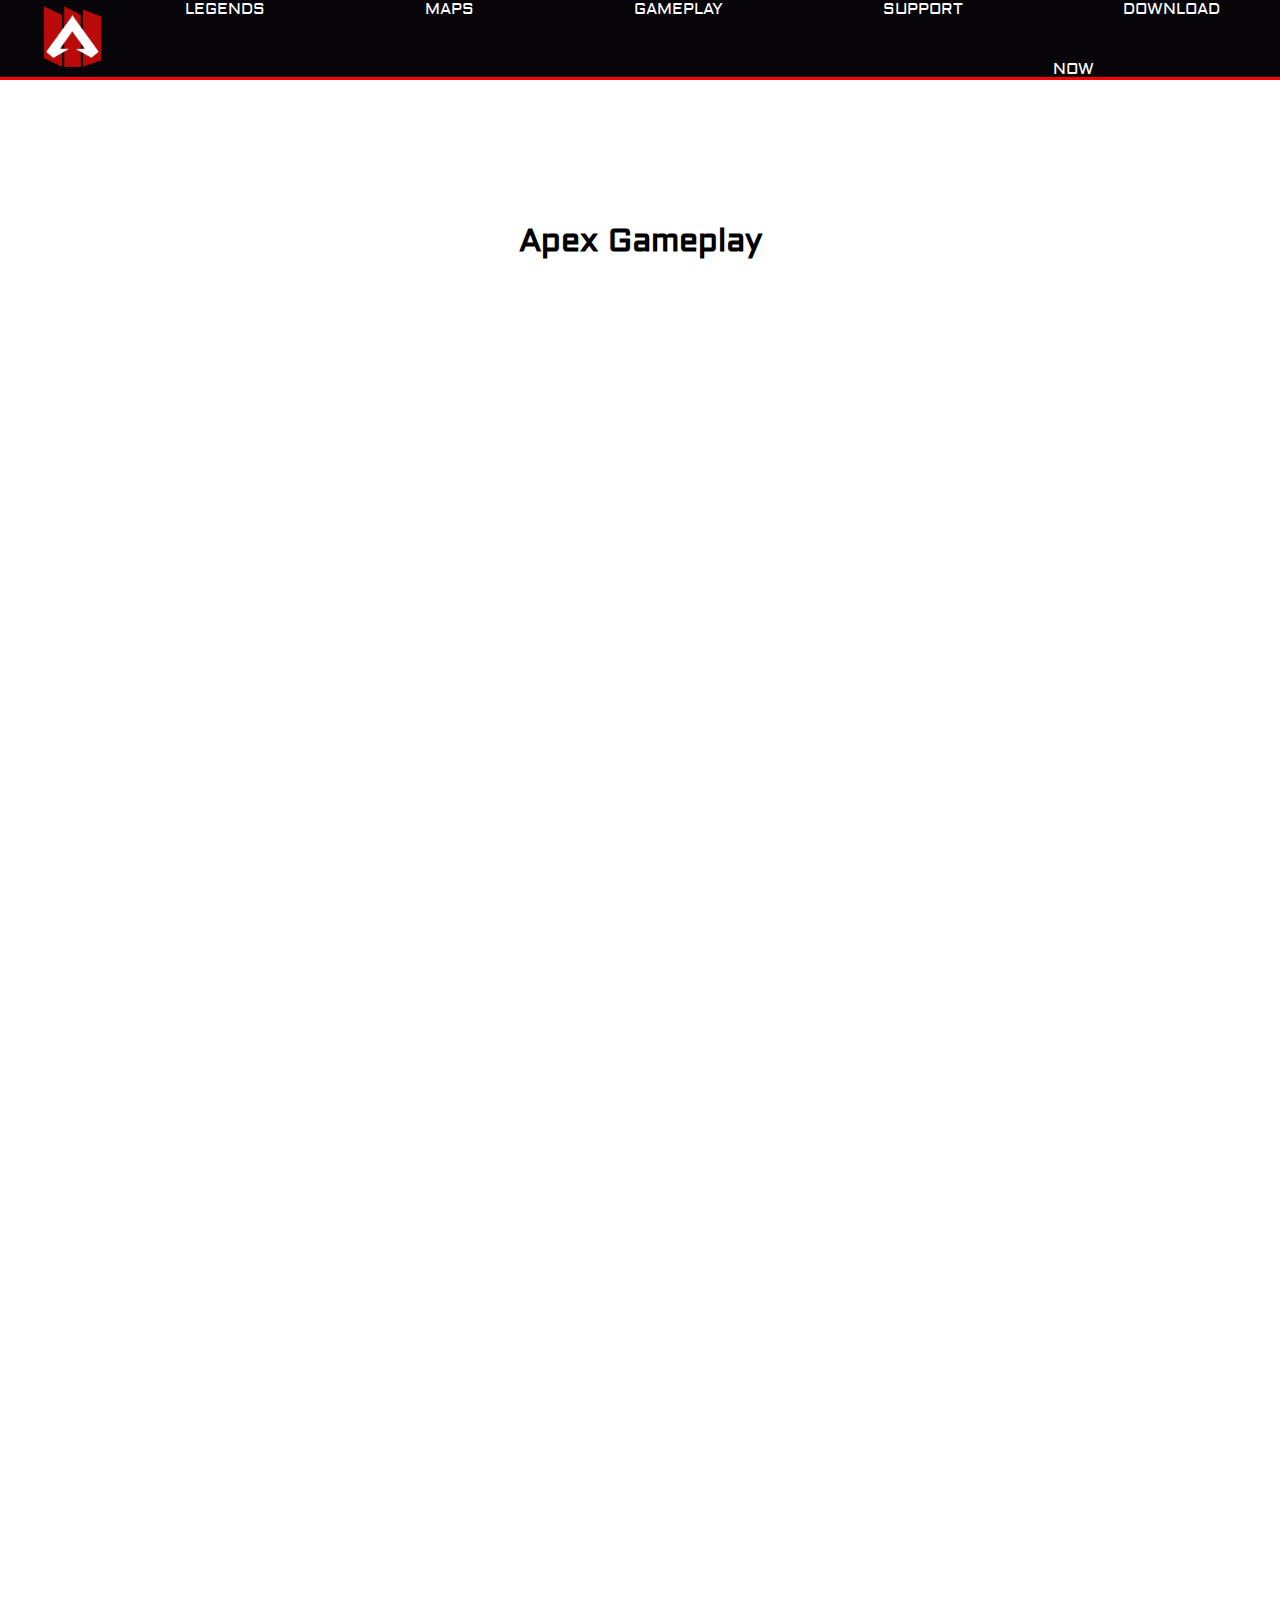
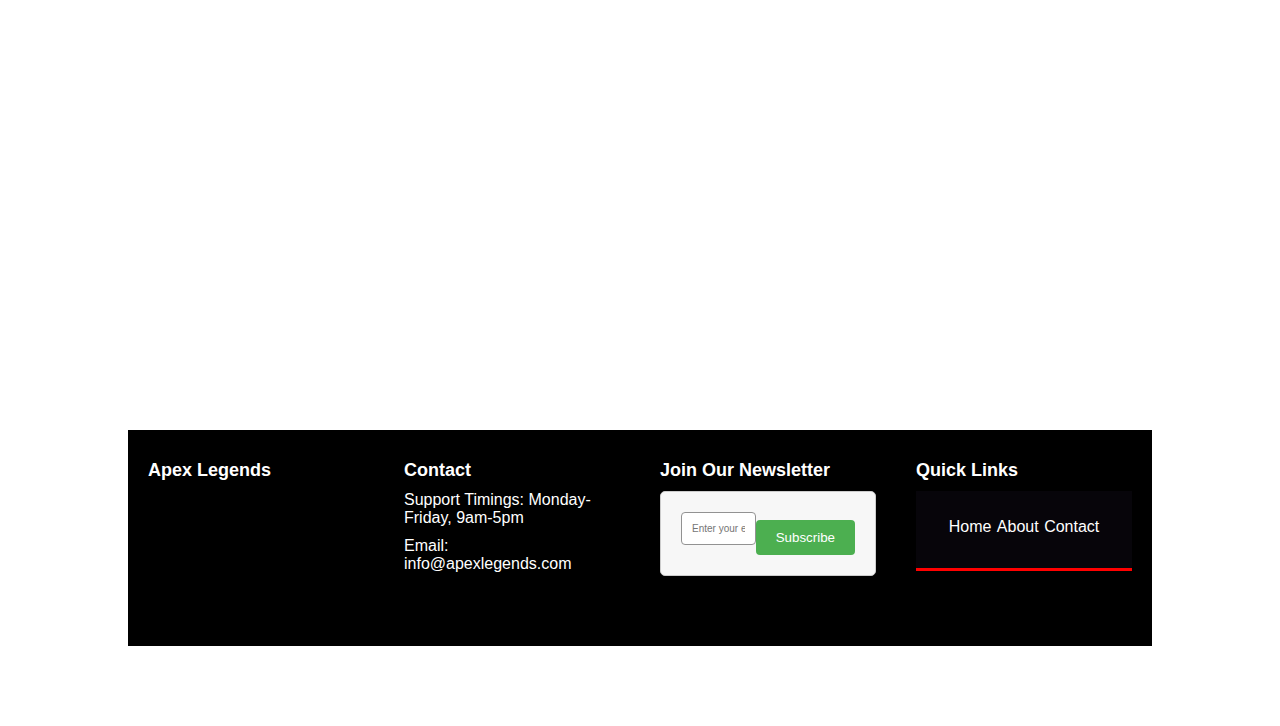
<file: gameplay.html>
<!DOCTYPE html>
<html lang="en">
<head>
    <meta charset="UTF-8">
    <meta http-equiv="X-UA-Compatible"content="IE-edge">
    <meta name="viewport" content="width=device-width,initial-scale=1.0">
    <link rel="stylesheet" href="landing.css">

    <link rel="preconnect" href="https://fonts.googleapis.com">
    <link rel="preconnect" href="https://fonts.gstatic.com" crossorigin>
    <link href="https://fonts.googleapis.com/css2?family=Oxanium:wght@600&display=swap" rel="stylesheet">
    <link rel="preconnect" href="https://fonts.googleapis.com">
    <link rel="preconnect" href="https://fonts.gstatic.com" crossorigin>
    <link href="https://fonts.googleapis.com/css2?family=Iceberg&display=swap" rel="stylesheet"> 
    <link rel="preconnect" href="https://fonts.googleapis.com">
    <link rel="preconnect" href="https://fonts.gstatic.com" crossorigin>
    <link href="https://fonts.googleapis.com/css2?family=Aldrich&display=swap" rel="stylesheet">
    <title>apex Legends</title>
</head>
<body>
    <div class="navi">
      <nav>
        <a href="index.html" class="logo-font">
          <img src="logo.png" width="85" height="85" class="logo">
        </a>
        <ul class="one">
          <li><a href="legends.html">LEGENDS</a></li>
          <li><a href="maps.html">MAPS</a></li>
          <li><a href="gameplay.html">GAMEPLAY</a></li>
          <li><a href="support.html">SUPPORT</a></li>
          <li><a href="https://smarturl.it/apex-steam-unav">DOWNLOAD NOW</a></li>
        </ul>     
      </nav>
    </div>
    <div class="gameplay">
      <h1>Apex Gameplay</h1>
      <div class="rr">
        <iframe width="100%" height="700" src="https://www.youtube.com/embed/q3vWXTr5Aaw" title="Satisfying Apex (4K)" frameborder="0" allow="accelerometer; autoplay; clipboard-write; encrypted-media; gyroscope; picture-in-picture; web-share" allowfullscreen></iframe>
        <iframe width="100%" height="700" src="https://www.youtube.com/embed/z4d7jL5OQGU" title="1000 FPS + Smooth Movements" frameborder="0" allow="accelerometer; autoplay; clipboard-write; encrypted-media; gyroscope; picture-in-picture; web-share" allowfullscreen></iframe>
      </div>
      <footer class="footer">
        <div class="cont">
          <div class="footer-content">
            <div class="footer-column">
              <h3 class="footer-heading">Apex Legends</h3>
            </div>
            <div class="footer-column">
              <h3 class="footer-heading">Contact</h3>
              <p>Support Timings: Monday-Friday, 9am-5pm</p>
              <p>Email: info@apexlegends.com</p>
            </div>
            <div class="footer-column">
              <h3 class="footer-heading">Join Our Newsletter</h3>
              <form class="newsletter-form">
                <input type="email" placeholder="Enter your email" required>
                <button type="submit">Subscribe</button>
              </form>
            </div>
            <div class="footer-column">
              <h3 class="footer-heading">Quick Links</h3>
              <nav class="footer-nav">
                <a href="index.html" class="footer-link">Home</a>
                <a href="maps.html" class="footer-link">About</a>
                <a href="support.html" class="footer-link">Contact</a>
              </nav>
            </div>
          </div>
        </div>
      </footer>    
  <script src="https://code.jquery.com/jquery-3.6.0.min.js"></script>
  <script src="script.js"></script>    
</body>
</html>
</file>
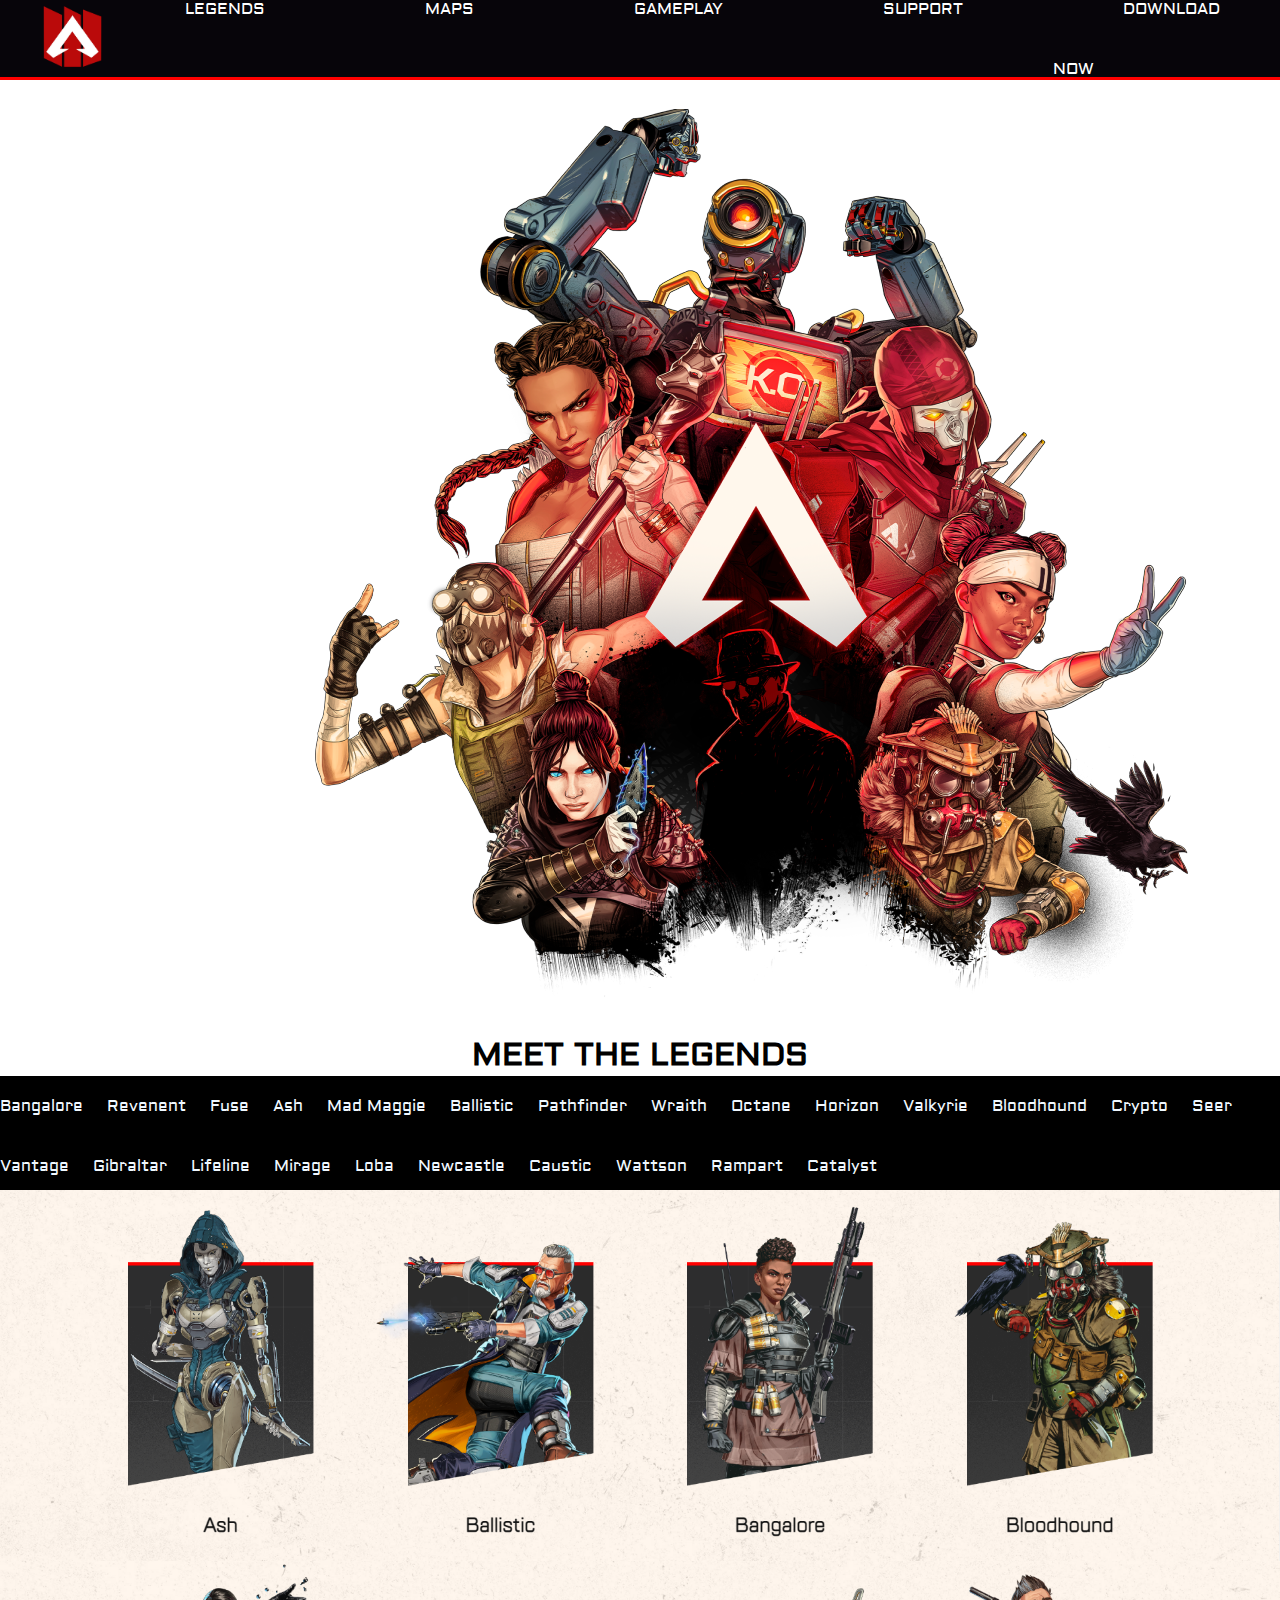
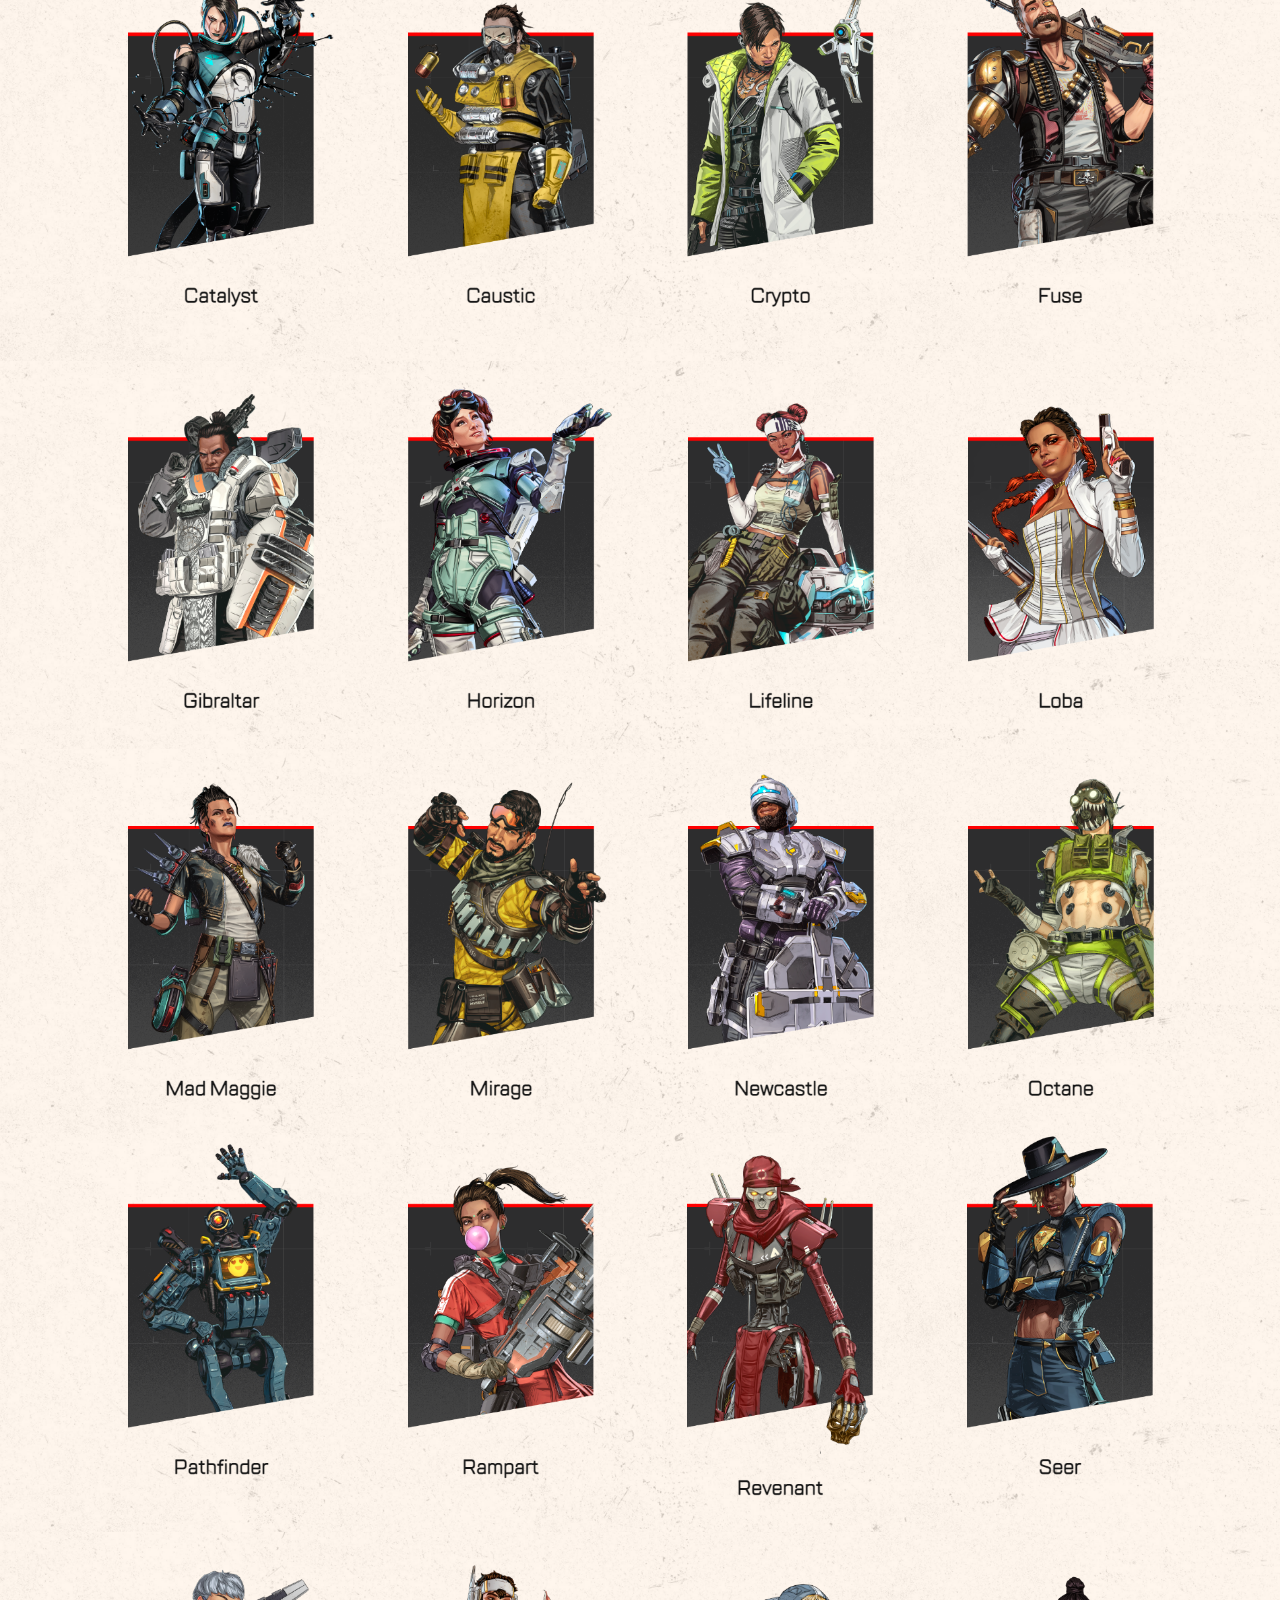
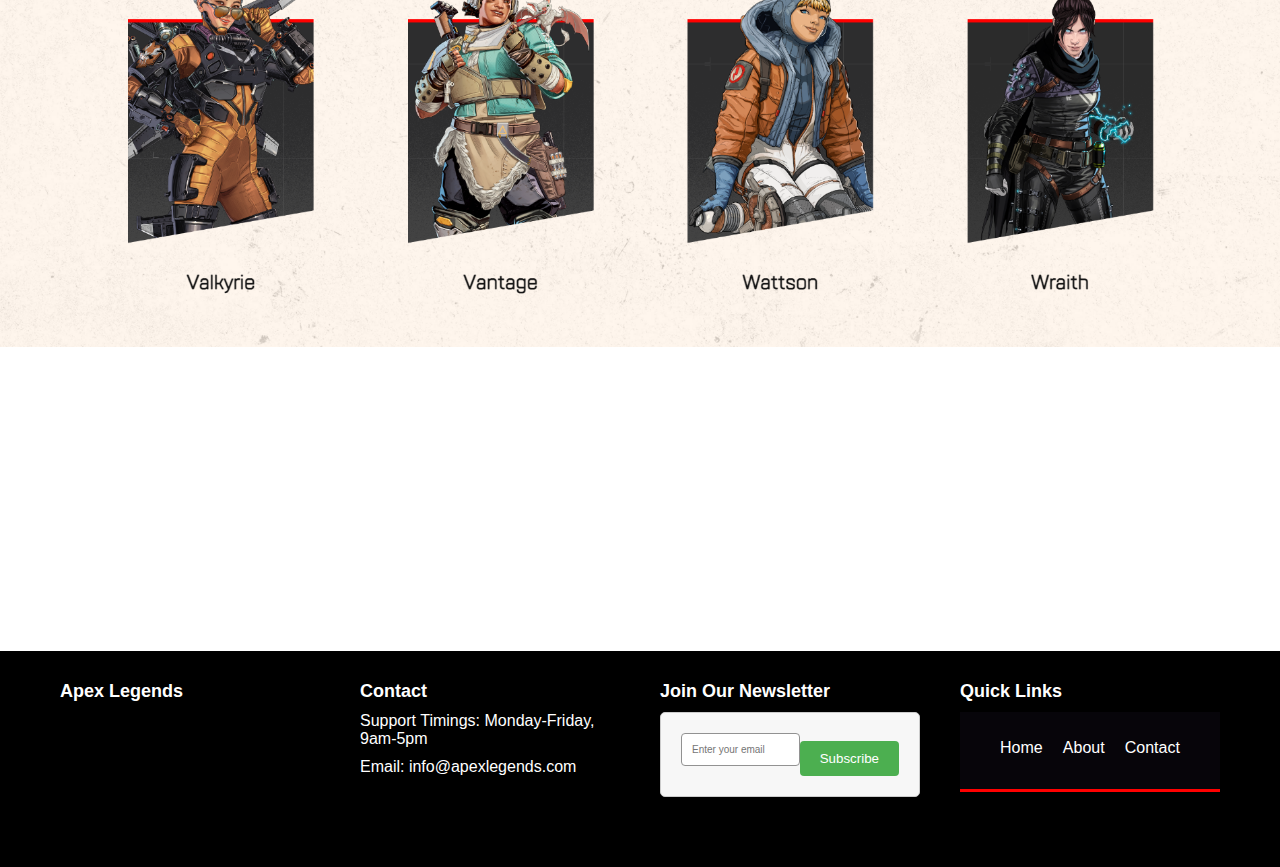
<file: legends.html>
<!DOCTYPE html>
<html lang="en">
<head>
    <meta charset="UTF-8">
    <meta http-equiv="X-UA-Compatible"content="IE-edge">
    <meta name="viewport" content="width=device-width,initial-scale=1.0">
    <link rel="stylesheet" href="landing.css">
    <link rel="preconnect" href="https://fonts.googleapis.com">
    <link rel="preconnect" href="https://fonts.gstatic.com" crossorigin>
    <link href="https://fonts.googleapis.com/css2?family=Oxanium:wght@600&display=swap" rel="stylesheet">
    <link rel="preconnect" href="https://fonts.googleapis.com">
    <link rel="preconnect" href="https://fonts.gstatic.com" crossorigin>
    <link href="https://fonts.googleapis.com/css2?family=Iceberg&display=swap" rel="stylesheet"> 
    <link rel="preconnect" href="https://fonts.googleapis.com">
    <link rel="preconnect" href="https://fonts.gstatic.com" crossorigin>
    <link href="https://fonts.googleapis.com/css2?family=Aldrich&display=swap" rel="stylesheet">
    <title>apex Legends</title>
</head>
<body>
    <div class="navi">
      <nav>
        <a href="index.html" class="logo-font">
          <img src="logo.png" width="85" height="85" class="logo">
        </a>
        <ul class="one">
          <li><a href="legends.html">LEGENDS</a></li>
          <li><a href="maps.html">MAPS</a></li>
          <li><a href="gameplay.html">GAMEPLAY</a></li>
          <li><a href="support.html">SUPPORT</a></li>
          <li><a href="https://smarturl.it/apex-steam-unav">DOWNLOAD NOW</a></li>
        </ul>     
      </nav>
    </div>
    <div class="legends">
      <img src="apex-transp.png" class="bann2">
    </div>
    <div class="meet">
      <p1><b>MEET THE LEGENDS</b></p1>
    </div>
    <div class="dropdown">
      <ul>
        <li><a href="https://apexlegends.fandom.com/wiki/Bangalore">Bangalore</a></li>
        <li><a href="https://apexlegends.fandom.com/wiki/Wraith">Revenent</a></li>
        <li><a href="https://apexlegends.fandom.com/wiki/Fuse">Fuse</a></li>
        <li><a href="https://apexlegends.fandom.com/wiki/Ash">Ash</a></li>
        <li><a href="https://apexlegends.fandom.com/wiki/Mad_Maggie">Mad Maggie</a></li>
        <li><a href="https://apexlegends.fandom.com/wiki/Ballistic">Ballistic</a></li>
        <li><a href="https://apexlegends.fandom.com/wiki/Pathfinder">Pathfinder</a></li>
        <li><a href="https://apexlegends.fandom.com/wiki/Wraith">Wraith</a></li>
        <li><a href="https://apexlegends.fandom.com/wiki/Octane">Octane</a></li>
        <li><a href="https://apexlegends.fandom.com/wiki/Horizon">Horizon</a></li>
        <li><a href="https://apexlegends.fandom.com/wiki/Valkyrie">Valkyrie</a></li> 
        <li><a href="https://apexlegends.fandom.com/wiki/Bloodhound">Bloodhound</a></li>
        <li><a href="https://apexlegends.fandom.com/wiki/Crypto">Crypto</a></li>
        <li><a href="https://apexlegends.fandom.com/wiki/Seer">Seer</a></li>
        <li><a href="https://apexlegends.fandom.com/wiki/Vantage">Vantage</a></li>
        <li><a href="https://apexlegends.fandom.com/wiki/Gibraltar">Gibraltar</a></li>
        <li><a href="https://apexlegends.fandom.com/wiki/Lifeline">Lifeline</a></li>
        <li><a href="https://apexlegends.fandom.com/wiki/Mirage">Mirage</a></li>
        <li><a href="https://apexlegends.fandom.com/wiki/Loba">Loba</a></li>
        <li><a href="https://apexlegends.fandom.com/wiki/Newcastle">Newcastle</a></li>
        <li><a href="https://apexlegends.fandom.com/wiki/Caustic">Caustic</a></li>
        <li><a href="https://apexlegends.fandom.com/wiki/Wattson">Wattson</a></li>
        <li><a href="https://apexlegends.fandom.com/wiki/Rampart">Rampart</a></li>
        <li><a href="https://apexlegends.fandom.com/wiki/Catalyst">Catalyst</a></li>
      </ul>
    </div>
    <div class="l_pics">
      <img src="l1.png" height="100%" width="100%">
      <img src="l2.png" height="100%" width="100%">  
      <img src="l3.png" height="100%" width="100%">
      <img src="l4.png" height="100%" width="100%">
      <img src="l5.png" height="100%" width="100%">
      <img src="l6.png" height="100%" width="100%">
    </div>
  <script src="https://code.jquery.com/jquery-3.6.0.min.js"></script>
  <script src="script.js"></script>
  <footer class="footer">
    <div class="cont">
      <div class="footer-content">
        <div class="footer-column">
          <h3 class="footer-heading">Apex Legends</h3>
        </div>
        <div class="footer-column">
          <h3 class="footer-heading">Contact</h3>
          <p>Support Timings: Monday-Friday, 9am-5pm</p>
          <p>Email: info@apexlegends.com</p>
        </div>
        <div class="footer-column">
          <h3 class="footer-heading">Join Our Newsletter</h3>
          <form class="newsletter-form">
            <input type="email" placeholder="Enter your email" required>
            <button type="submit">Subscribe</button>
          </form>
        </div>
        <div class="footer-column">
          <h3 class="footer-heading">Quick Links</h3>
          <nav class="footer-nav">
            <a href="index.html" class="footer-link">Home</a>
            <a href="maps.html" class="footer-link">About</a>
            <a href="support.html" class="footer-link">Contact</a>
          </nav>
        </div>
      </div>
    </div>
  </footer>
</body>
</html>
</file>
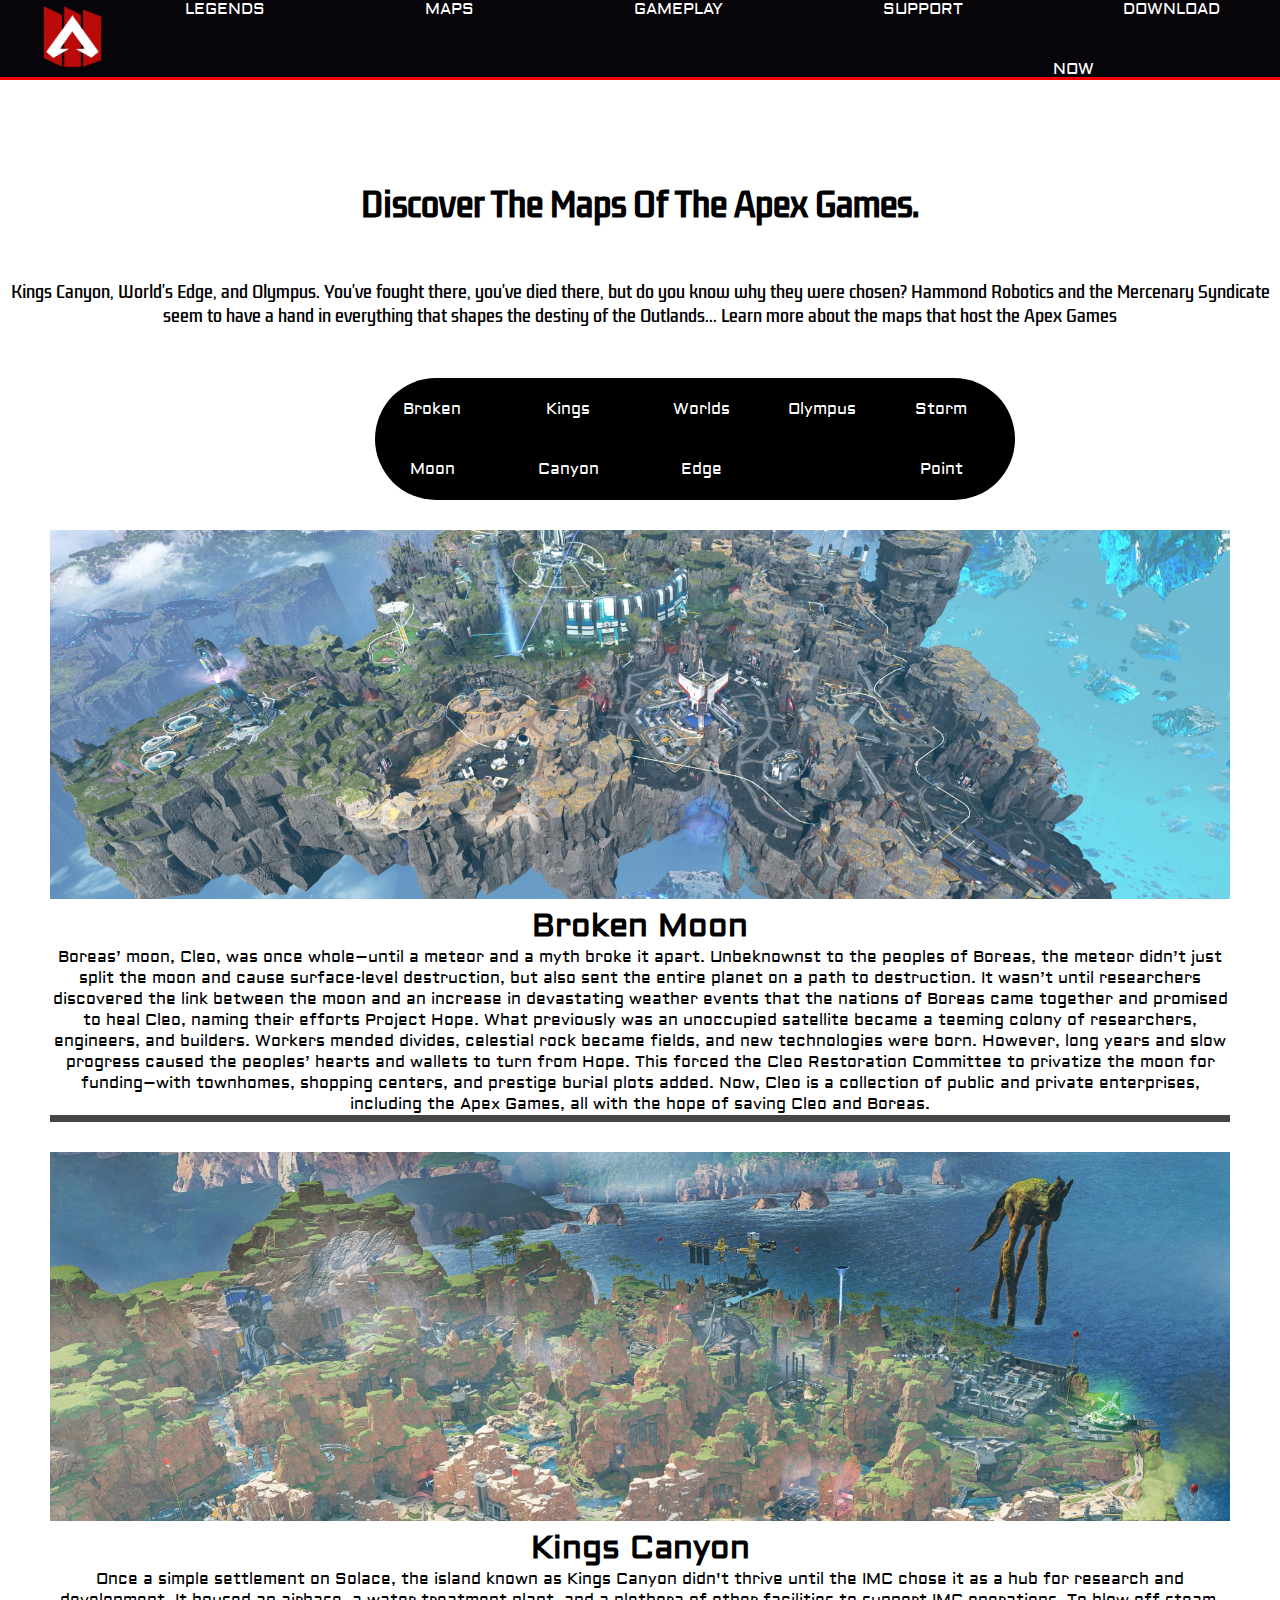
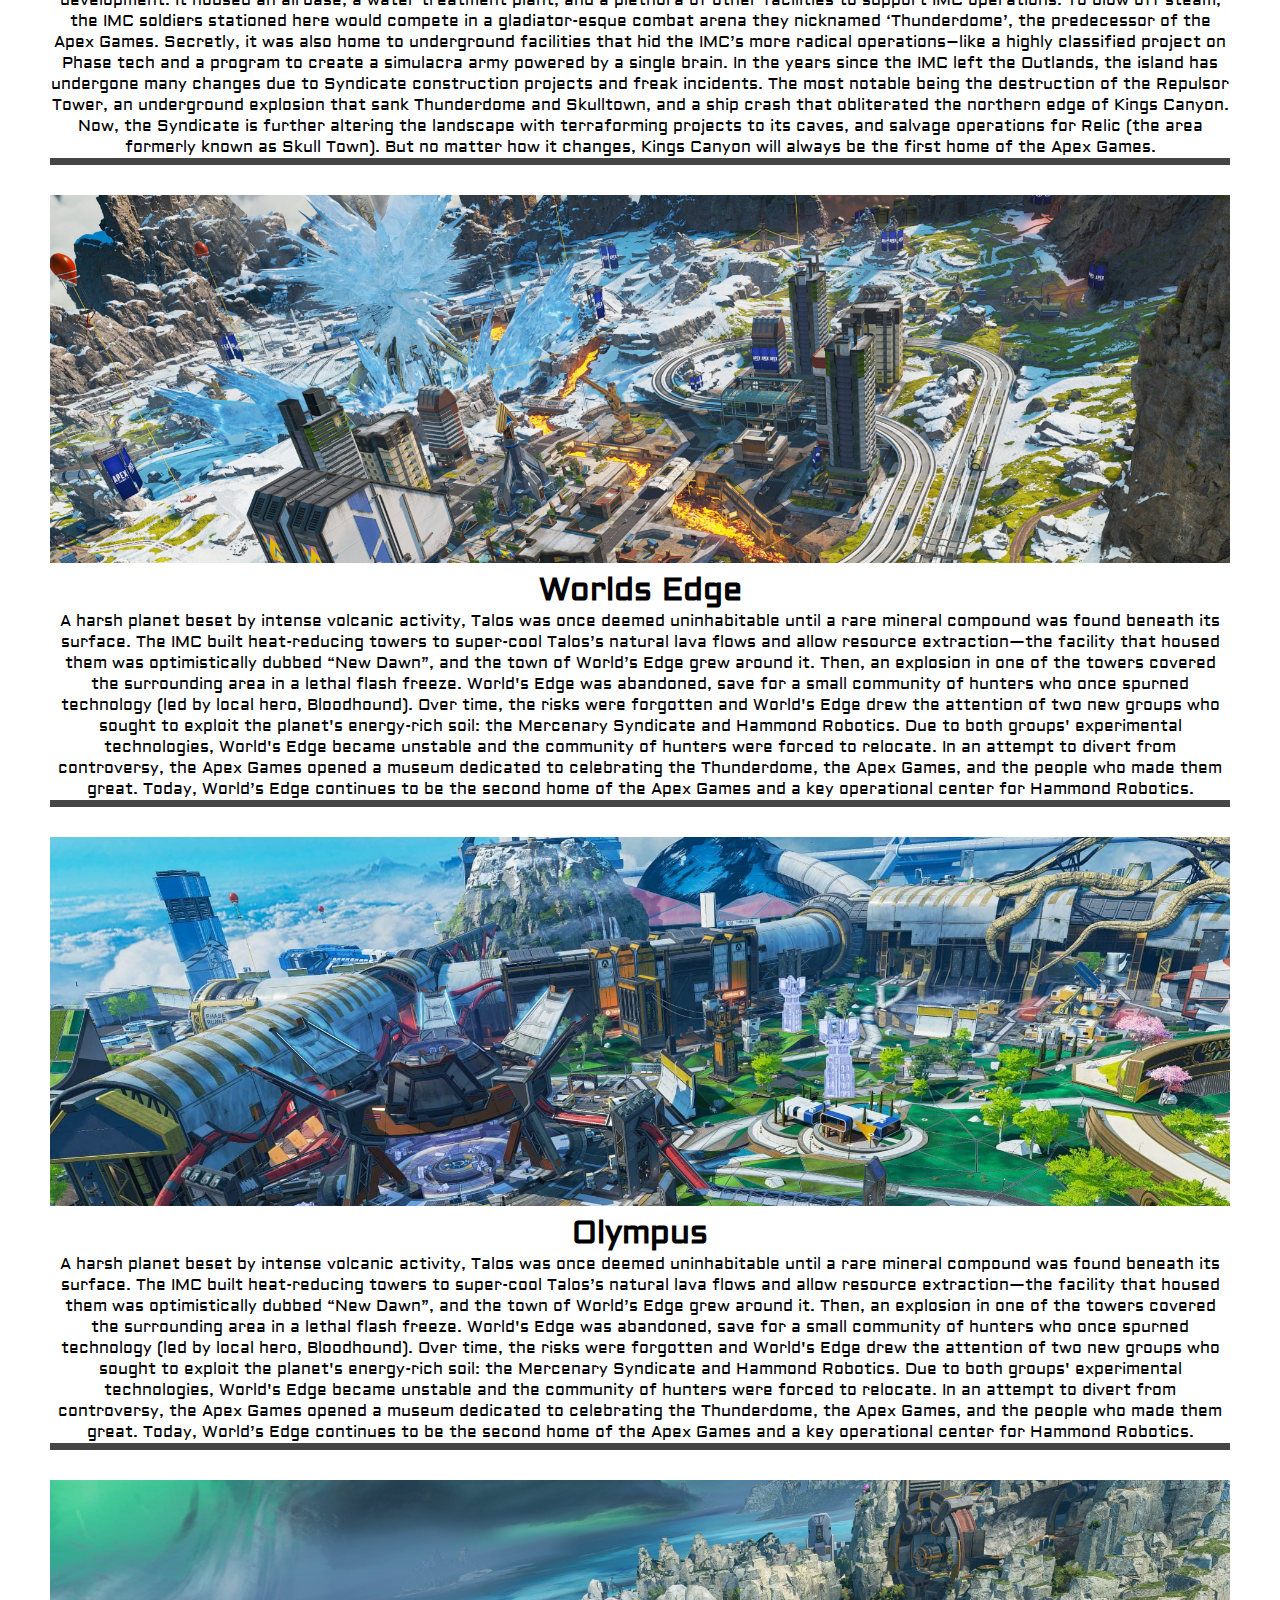
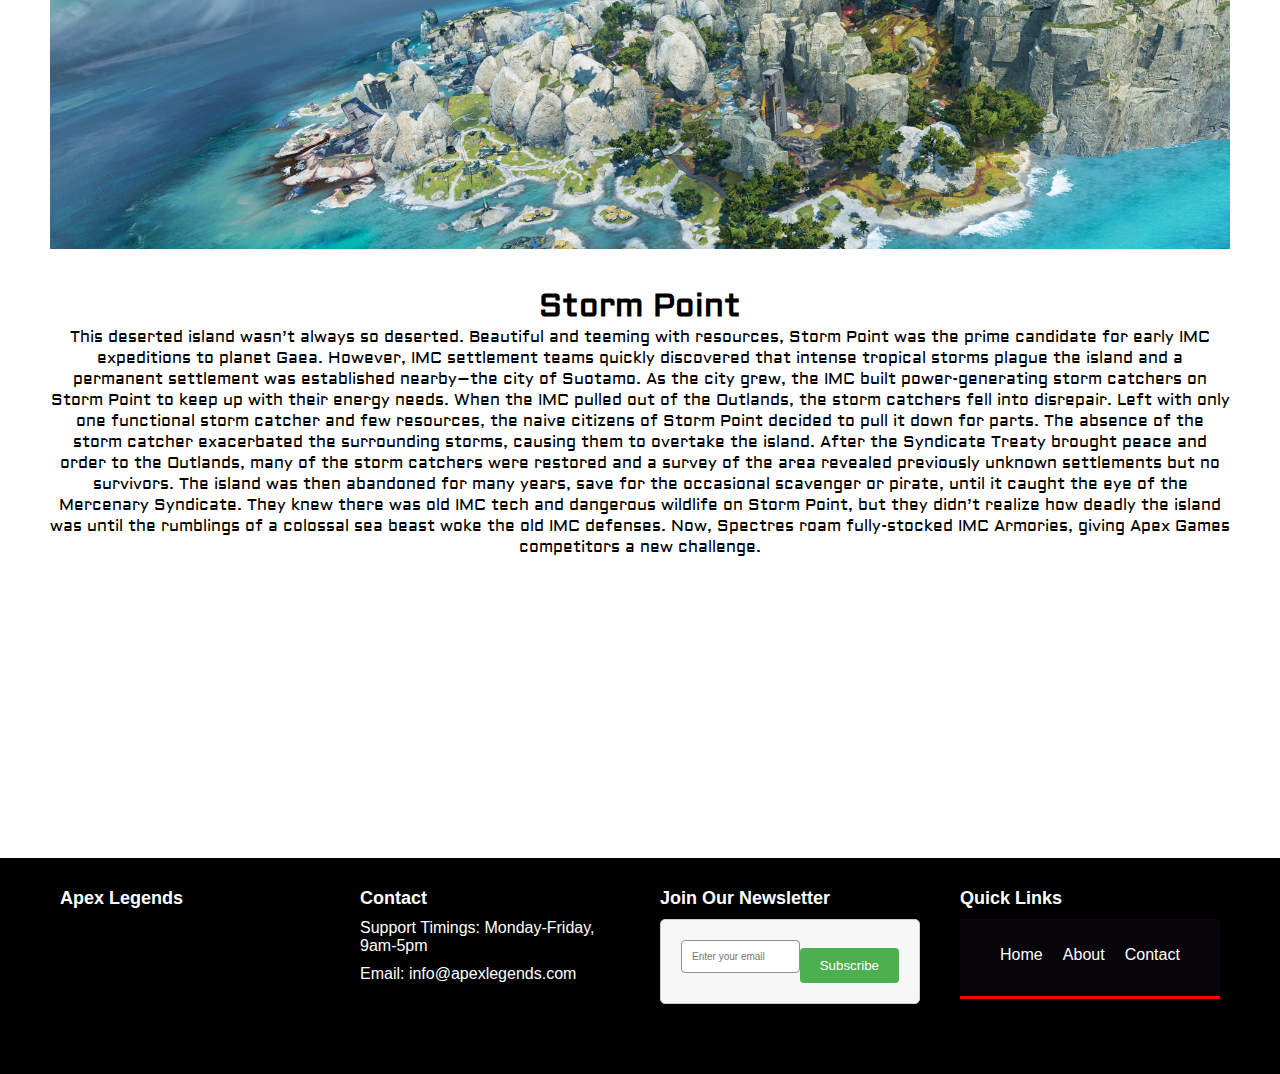
<file: maps.html>
<!DOCTYPE html>
<html lang="en">
<head>
    <meta charset="UTF-8">
    <meta http-equiv="X-UA-Compatible"content="IE-edge">
    <meta name="viewport" content="width=device-width,initial-scale=1.0">
    <link rel="stylesheet" href="landing.css">
    <link rel="preconnect" href="https://fonts.googleapis.com">
    <link rel="preconnect" href="https://fonts.gstatic.com" crossorigin>
    <link href="https://fonts.googleapis.com/css2?family=Oxanium:wght@600&display=swap" rel="stylesheet">
    <link rel="preconnect" href="https://fonts.googleapis.com">
    <link rel="preconnect" href="https://fonts.gstatic.com" crossorigin>
    <link href="https://fonts.googleapis.com/css2?family=Iceberg&display=swap" rel="stylesheet"> 
    <link rel="preconnect" href="https://fonts.googleapis.com">
    <link rel="preconnect" href="https://fonts.gstatic.com" crossorigin>
    <link href="https://fonts.googleapis.com/css2?family=Aldrich&display=swap" rel="stylesheet">
    <link rel="preconnect" href="https://fonts.googleapis.com">
    <link rel="preconnect" href="https://fonts.gstatic.com" crossorigin>
    <link href="https://fonts.googleapis.com/css2?family=Kdam+Thmor+Pro&display=swap" rel="stylesheet">
    <title>apex Legends</title>
</head>
<body>
    <div class="navi">
      <nav>
        <a href="index.html" class="logo-font">
          <img src="logo.png" width="85" height="85" class="logo">
        </a>
        <ul class="one">
          <li><a href="legends.html">LEGENDS</a></li>
          <li><a href="maps.html">MAPS</a></li>
          <li><a href="gameplay.html">GAMEPLAY</a></li>
          <li><a href="support.html">SUPPORT</a></li>
          <li><a href="https://smarturl.it/apex-steam-unav">DOWNLOAD NOW</a></li>
        </ul>     
      </nav>
    </div>
    <div class="heading1">
      <h1>Discover The Maps Of The Apex Games.</h1>
      <p></p>Kings Canyon, World's Edge, and Olympus. You've fought there, you've died there, but do you know why they were chosen? Hammond Robotics and the Mercenary Syndicate seem to have a hand in everything that shapes the destiny of the Outlands... Learn more about the maps that host the Apex Games</p>
    </div>
    <div class="bar">
      <ul>
        <li><a href="#s1">Broken Moon</a></li>
        <li><a href="#s2">Kings Canyon</a></li>
        <li><a href="#s3">Worlds Edge</a></li>
        <li><a href="#s4">Olympus</a></li>
        <li><a href="#s5">Storm Point</a></li>
      </ul>
    </div>
    <section id="s1">
      <img src="bmoon.png.jpg" height="100%" width="100%">
      <h1>Broken Moon</h1>
      <p>Boreas’ moon, Cleo, was once whole–until a meteor and a myth broke it apart. Unbeknownst to the peoples of Boreas, the meteor didn’t just split the moon and cause surface-level destruction, but also sent the entire planet on a path to destruction. It wasn’t until researchers discovered the link between the moon and an increase in devastating weather events that the nations of Boreas came together and promised to heal Cleo, naming their efforts Project Hope. What previously was an unoccupied satellite became a teeming colony of researchers, engineers, and builders. Workers mended divides, celestial rock became fields, and new technologies were born.

        However, long years and slow progress caused the peoples’ hearts and wallets to turn from Hope. This forced the Cleo Restoration Committee to privatize the moon for funding–with townhomes, shopping centers, and prestige burial plots added. Now, Cleo is a collection of public and private enterprises, including the Apex Games, all with the hope of saving Cleo and Boreas.
        
        </p>
      <div class="line"></div>
    </section>
    <section id="s2">
      <img src="kingss.jpg" height="100%" width="100%">
      <h1>Kings Canyon</h1>
      <p>Once a simple settlement on Solace, the island known as Kings Canyon didn't thrive until the IMC chose it as a hub for research and development. It housed an airbase, a water treatment plant, and a plethora of other facilities to support IMC operations. To blow off steam, the IMC soldiers stationed here would compete in a gladiator-esque combat arena they nicknamed ‘Thunderdome’, the predecessor of the Apex Games. Secretly, it was also home to underground facilities that hid the IMC’s more radical operations–like a highly classified project on Phase tech and a program to create a simulacra army powered by a single brain.

        In the years since the IMC left the Outlands, the island has undergone many changes due to Syndicate construction projects and freak incidents. The most notable being the destruction of the Repulsor Tower, an underground explosion that sank Thunderdome and Skulltown, and a ship crash that obliterated the northern edge of Kings Canyon. Now, the Syndicate is further altering the landscape with terraforming projects to its caves, and salvage operations for Relic (the area formerly known as Skull Town). But no matter how it changes, Kings Canyon will always be the first home of the Apex Games.</p>
      <div class="line"></div>
    </section>
    <section id="s3">
      <img src="edgee.jpg" height="100%" width="100%">
      <h1>Worlds Edge</h1>
      <p>A harsh planet beset by intense volcanic activity, Talos was once deemed uninhabitable until a rare mineral compound was found beneath its surface. The IMC built heat-reducing towers to super-cool Talos’s natural lava flows and allow resource extraction—the facility that housed them was optimistically dubbed “New Dawn”, and the town of World’s Edge grew around it. Then, an explosion in one of the towers covered the surrounding area in a lethal flash freeze. World's Edge was abandoned, save for a small community of hunters who once spurned technology (led by local hero, Bloodhound).

        Over time, the risks were forgotten and World's Edge drew the attention of two new groups who sought to exploit the planet's energy-rich soil: the Mercenary Syndicate and Hammond Robotics. Due to both groups' experimental technologies, World's Edge became unstable and the community of hunters were forced to relocate. In an attempt to divert from controversy, the Apex Games opened a museum dedicated to celebrating the Thunderdome, the Apex Games, and the people who made them great. Today, World’s Edge continues to be the second home of the Apex Games and a key operational center for Hammond Robotics.</p>
      <div class="line"></div>
    </section>
    <section id="s4">
      <img src="olympu.jpg" height="100%" width="100%">
      <h1>Olympus</h1>
      <p>A harsh planet beset by intense volcanic activity, Talos was once deemed uninhabitable until a rare mineral compound was found beneath its surface. The IMC built heat-reducing towers to super-cool Talos’s natural lava flows and allow resource extraction—the facility that housed them was optimistically dubbed “New Dawn”, and the town of World’s Edge grew around it. Then, an explosion in one of the towers covered the surrounding area in a lethal flash freeze. World's Edge was abandoned, save for a small community of hunters who once spurned technology (led by local hero, Bloodhound).

        Over time, the risks were forgotten and World's Edge drew the attention of two new groups who sought to exploit the planet's energy-rich soil: the Mercenary Syndicate and Hammond Robotics. Due to both groups' experimental technologies, World's Edge became unstable and the community of hunters were forced to relocate. In an attempt to divert from controversy, the Apex Games opened a museum dedicated to celebrating the Thunderdome, the Apex Games, and the people who made them great. Today, World’s Edge continues to be the second home of the Apex Games and a key operational center for Hammond Robotics.</p>
      <div class="line"></div>
    </section>
    <section id="s5">
      <img src="storm.png" height="100%" width="100%">
      <h1>Storm Point</h1>
      <p>This deserted island wasn’t always so deserted. Beautiful and teeming with resources, Storm Point was the prime candidate for early IMC expeditions to planet Gaea. However, IMC settlement teams quickly discovered that intense tropical storms plague the island and a permanent settlement was established nearby–the city of Suotamo. As the city grew, the IMC built power-generating storm catchers on Storm Point to keep up with their energy needs.

        When the IMC pulled out of the Outlands, the storm catchers fell into disrepair. Left with only one functional storm catcher and few resources, the naive citizens of Storm Point decided to pull it down for parts. The absence of the storm catcher exacerbated the surrounding storms, causing them to overtake the island. After the Syndicate Treaty brought peace and order to the Outlands, many of the storm catchers were restored and a survey of the area revealed previously unknown settlements but no survivors. The island was then abandoned for many years, save for the occasional scavenger or pirate, until it caught the eye of the Mercenary Syndicate.
        
        They knew there was old IMC tech and dangerous wildlife on Storm Point, but they didn’t realize how deadly the island was until the rumblings of a colossal sea beast woke the old IMC defenses. Now, Spectres roam fully-stocked IMC Armories, giving Apex Games competitors a new challenge.</p>
    </section>
    
    <footer class="footer">
      <div class="cont">
        <div class="footer-content">
          <div class="footer-column">
            <h3 class="footer-heading">Apex Legends</h3>
          </div>
          <div class="footer-column">
            <h3 class="footer-heading">Contact</h3>
            <p>Support Timings: Monday-Friday, 9am-5pm</p>
            <p>Email: info@apexlegends.com</p>
          </div>
          <div class="footer-column">
            <h3 class="footer-heading">Join Our Newsletter</h3>
            <form class="newsletter-form">
              <input type="email" placeholder="Enter your email" required>
              <button type="submit">Subscribe</button>
            </form>
          </div>
          <div class="footer-column">
            <h3 class="footer-heading">Quick Links</h3>
            <nav class="footer-nav">
              <a href="index.html" class="footer-link">Home</a>
              <a href="maps.html" class="footer-link">About</a>
              <a href="support.html" class="footer-link">Contact</a>
            </nav>
          </div>
        </div>
      </div>
    </footer>
 </body>
 </html>
</file>
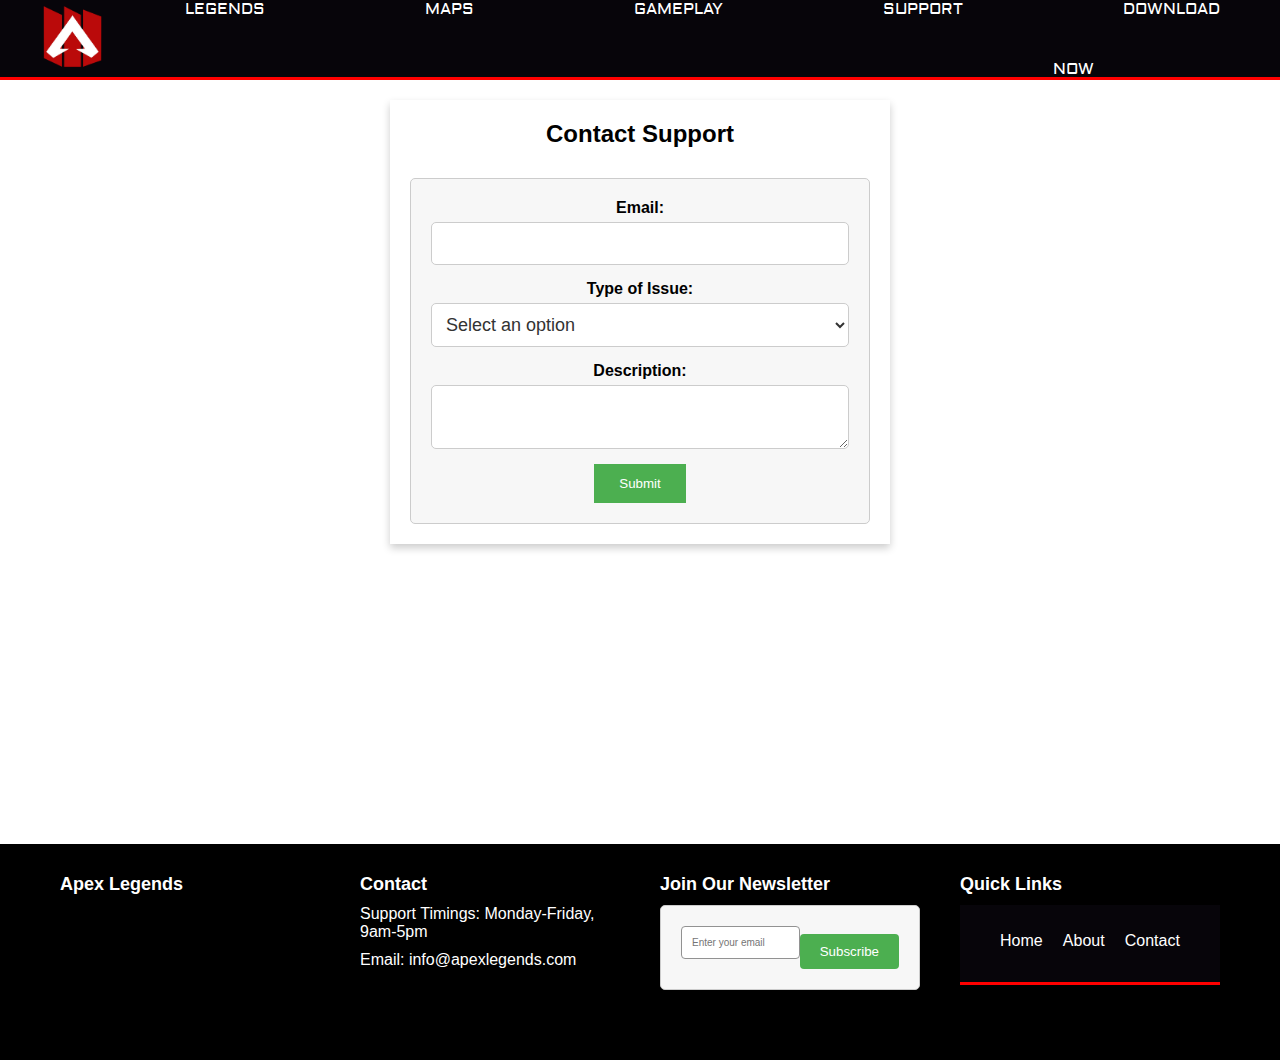
<file: support.html>
<!DOCTYPE html>
<html lang="en">
<head>
    <meta charset="UTF-8">
    <meta http-equiv="X-UA-Compatible"content="IE-edge">
    <meta name="viewport" content="width=device-width,initial-scale=1.0">
    <link rel="stylesheet" href="landing.css">
    <link rel="preconnect" href="https://fonts.googleapis.com">
    <link rel="preconnect" href="https://fonts.gstatic.com" crossorigin>
    <link href="https://fonts.googleapis.com/css2?family=Oxanium:wght@600&display=swap" rel="stylesheet">
    <link rel="preconnect" href="https://fonts.googleapis.com">
    <link rel="preconnect" href="https://fonts.gstatic.com" crossorigin>
    <link href="https://fonts.googleapis.com/css2?family=Iceberg&display=swap" rel="stylesheet"> 
    <link rel="preconnect" href="https://fonts.googleapis.com">
    <link rel="preconnect" href="https://fonts.gstatic.com" crossorigin>
    <link href="https://fonts.googleapis.com/css2?family=Aldrich&display=swap" rel="stylesheet">
    <title>apex Legends</title>
</head>
<body>
    <div class="navi">
      <nav>
        <a href="index.html" class="logo-font">
          <img src="logo.png" width="85" height="85" class="logo">
        </a>
        <ul class="one">
          <li><a href="legends.html">LEGENDS</a></li>
          <li><a href="maps.html">MAPS</a></li>
          <li><a href="gameplay.html">GAMEPLAY</a></li>
          <li><a href="support.html">SUPPORT</a></li>
          <li><a href="https://smarturl.it/apex-steam-unav">DOWNLOAD NOW</a></li>
        </ul>     
      </nav>
    </div>
    <div class="support-section">
      <h2>Contact Support</h2>
      <form id="support-form">
        <label for="email">Email:</label>
        <input type="email" id="email" required>
    
        <label for="issue-type">Type of Issue:</label>
        <select id="issue-type" required>
          <option value="">Select an option</option>
          <option value="Technical">Technical</option>
          <option value="Billing">Billing</option>
          <option value="Other">Other</option>
        </select>
    
        <label for="description">Description:</label>
        <textarea id="description" required></textarea>
    
        <button type="submit" id="submit-btn">Submit</button>
      </form>
    
      <div class="thank-you" id="thank-you-msg">
        <p>Thank you for your feedback!</p>
        <p>You will receive a reply from our support team soon.</p>
      </div>
    </div>
    <footer class="footer">
      <div class="cont">
        <div class="footer-content">
          <div class="footer-column">
            <h3 class="footer-heading">Apex Legends</h3>
          </div>
          <div class="footer-column">
            <h3 class="footer-heading">Contact</h3>
            <p>Support Timings: Monday-Friday, 9am-5pm</p>
            <p>Email: info@apexlegends.com</p>
          </div>
          <div class="footer-column">
            <h3 class="footer-heading">Join Our Newsletter</h3>
            <form class="newsletter-form">
              <input type="email" placeholder="Enter your email" required>
              <button type="submit">Subscribe</button>
            </form>
          </div>
          <div class="footer-column">
            <h3 class="footer-heading">Quick Links</h3>
            <nav class="footer-nav">
              <a href="index.html" class="footer-link">Home</a>
              <a href="maps.html" class="footer-link">About</a>
              <a href="support.html" class="footer-link">Contact</a>
            </nav>
          </div>
        </div>
      </div>
    </footer>
  <script src="support.js"></script>
  <script src="https://code.jquery.com/jquery-3.6.0.min.js"></script>
  <script src="script.js"></script>
</body>
</html>
</file>
<file: landing.css>
*{
  margin:0;
  padding:0;
  border:0;
  outline: 0;
  text-decoration: none;
  list-style: none;
  box-sizing: border-box;
}
nav {
  background-color: rgba(7, 5, 10, 255);
  width: 100%;
  height: 80px;
  border-bottom: 3px solid rgb(255, 0, 0);
  padding: 30px;
  display: flex;
  justify-content: space-around;
  align-items: center;
}

nav ul {
  display: flex;
  list-style: none;
}

ul li a {
  color: white;
  line-height: 60px;
  padding: 32px 70px;
  font-size: 14px;
  text-decoration: none;
  border-radius: 2px;
  margin-right: 10px;
  font-family: 'Aldrich', sans-serif;
  font-size: medium;
  margin-right: 20px
}

nav ul li a:hover {
  background-color: rgb(255, 42, 42);
  transition: 0.7s;
}

#video-section {
  position: relative;
  width: 100%;
  height: 100vh;
  overflow: hidden;
}

#video-background {
  position: absolute;
  top: 0;
  left: 0;
  width: 100%;
  height: 100%;
  object-fit: cover;
  filter: brightness(0.6) contrast(1.2) saturate(1.2);
}

#txt-overlay {
  font-family: 'Iceberg', cursive;
  font-size: xx-large;
  color: aliceblue;
  position: absolute;
  top: 40%;
  left: 50%;
  transform: translate(-50%, -50%);
  font-size: 2rem;
  text-align: center;
  margin-bottom: 20px;
}
#txt-overlay a{
  font-family: 'Aldrich', sans-serif;
  font-size: medium;
  color: black;
  background-color: aliceblue;
  padding: 5px;
  border-radius: 8px;
  z-index: 99;
}

#bann{
  height: fit-content;
  width: fit-content;
  overflow: hidden;
}
#overview h2{
  color: rgb(0, 136, 255);
  position: absolute;
}
#ss {
  position: relative;
  width: 100%;
  height: 100vh; /* Adjust this value as needed */
  background: url("banner.jpg") center/cover no-repeat;
  border: 0;
}

#overlay {
  position: absolute;
  top: 50%;
  left: 10%;
  transform: translate(0, -50%);
  color: white;
  font-size: 2rem;
  text-align: left;
}
.meet{
  font-family: 'Aldrich', sans-serif;
  text-align: center;
  font-size: xx-large;
}
.dropdown ul{
  list-style: none;
  background:rgb(0, 0, 0);
}
.dropdown ul li{
  display: inline-block;
  position: relative;
}
.dropdown ul li a{
  display:inline-block;
  color: aliceblue;
  padding: 0;
  align-items: center;
  border: 2;
}
.l_pics img{
  padding: 0%;
  border: 0;
  margin-top: -0.5%;
  object-fit: cover;
}
.gameplay{
  width:80%;
  margin:80px auto;
}
.gameplay h1{
  font-family: 'Aldrich', sans-serif;
  padding: 60px 0;
  color:rgb(0, 0, 0);
  font-size: 44;
  text-align: center;
}
.row{
  display: flex;
  align-items: center;
  flex-wrap: wrap;
}
.col{
  flex-basis: 50%;
  min-width: 250px;
}
.feature{
  width:83%;
  margin: auto;
  position: relative;
  border-radius: 6px;
  overflow: hidden;
}
.smal{
  display:flex;
  background: #efefef;
  margin:20px 0;
  align-items: center;
  border-radius: 6px;
  overflow: hidden;
  width: 85%;
}
.smallimg{
  position: relative;
}
.smallimg img{
  width:150px;
}
.smal p{
  margin-left: 20px;
  color: #707070;
  line-height: 22px;
  font-size: 15px;
}
.play-btn{
  width: 60px; 
  position: absolute;
  left: 50%;
  top: 50%;
  transform: translate(-50%,-50%);
  cursor:pointer;
}
.smallimg .play-btn{
  width: 35px;
}
.videoplayer{
  width:80%;
  position: absolute;
  left: 50%;
  top: 50%;
  transform: translate(-50%,-50%);
  display: none;
}
video:focus{
  outline: none;
}
.close-btn{
  position: absolute;
  top: 10px;
  right: 10px;
  width:30px;
}
.rr{
  align-items: center;
}
.heading1 {
  font-family: 'Kdam Thmor Pro', sans-serif;
  text-align: center;
  padding-bottom: 50px;
}
.heading1 h1{
  padding:100px;
  padding-bottom: 50px;
}
.bar {
  background-color: rgb(0, 0, 0);
  text-align: center;
  border-radius: 100px;
  overflow:hidden;
  width: 50%;
  margin-left: 375px;
}

.bar ul {
  list-style-type: none;
  padding: 0;
  margin: 0;
  display: flex;
  justify-content: center;
}

.bar li {
  display: inline-block;
  margin: 0 10px;
}

.bar li a {
  display: block;
  padding: 1px;
  color: rgb(255, 255, 255);
  text-decoration: none;
}

.bar li a:hover {
  background-color: lightgrey;
  color: black;
  transition: 0.4s;
}
html {
  scroll-behavior: smooth;
}
#s1,#s2,#s3,#s4,#s5 h1{
  font-family: 'Aldrich', sans-serif;
  text-align: center;
}
#s1,#s2,#s3,#s4,#s5 img{
  padding: 30px;
  padding-left: 50px;
  padding-right: 50px;
  
}
#s1,#s2,#s3,#s4,#s5 p{
  padding-left: 50px;
  padding-right: 50px;
  padding-bottom: 0px;
}
.line {
  width: 100%;
  height: 7px;
  background-color: rgb(69, 69, 69);
}
#s5{
  font-family: 'Aldrich', sans-serif;
  text-align: center;
}
body {
  transition: background-color 0.5s ease;
}

.support-section {
  max-width: 500px;
  margin: 20px auto;
  text-align: center;
  font-family: Arial, sans-serif;
  box-shadow: 0 4px 8px rgba(0, 0, 0, 0.2);
  padding: 20px;
}

.support-section h2 {
  margin-bottom: 30px;
}

form {
  display: block;
  padding: 20px;
  border: 1px solid #ccc;
  border-radius: 5px;
  background-color: #f7f7f7;
}

label {
  display: inline-block;
  text-align: left;
  margin-bottom: 5px;
  font-weight: bold;
}

input,
textarea,
select {
  display: block;
  width: 100%;
  margin-bottom: 15px;
  font-size: 18px;
  padding: 10px;
  border: 1px solid #ccc;
  border-radius: 5px;
  font-family: Arial, sans-serif;
  color: #333;
}

input[type="email"],
select,
textarea {
  background-color: #fff;
}

.support-section button {
  padding: 12px 25px;
  background-color: #4caf50;
  color: #fff;
  border: none;
  cursor: pointer;
}

.thank-you {
  display: none;
  margin-top: 30px;
  font-size: 18px;
  font-family: Arial, sans-serif;
  color: #333;
}
.footer {
  background-color: #000;
  color: #fff;
  padding: 30px 0;
  font-family: Arial, sans-serif;
  margin-top: 300px;
}

.cont {
  max-width: 1200px;
  margin: 0 auto;
}

.footer-content {
  display: flex;
  justify-content: space-between;
  align-items: flex-start;
  flex-wrap: wrap;
}

.footer-column {
  width: 25%;
  padding: 0 20px;
  margin-bottom: 30px;
}

.footer-heading {
  font-size: 18px;
  font-weight: bold;
  margin-bottom: 10px;
}

.footer-column p {
  margin-bottom: 10px;
}

.newsletter-form {
  display: flex;
  align-items: flex-end;
}

.newsletter-form input[type="email"] {
  width: 100%;
  padding: 10px;
  border: 1px solid #929292;
  border-radius: 4px;
  margin-bottom: 10px;
  font-size: 10px; 
}

.newsletter-form button {
  background-color: #4CAF50;
  color: white;
  padding: 10px 20px;
  border: none;
  border-radius: 4px;
  cursor: pointer;
  margin-top: 5px; 
}
.footer-nav {
  margin-bottom: 15px;
}

.footer-link {
  display: block;
  color: #ffffff;
  text-decoration: none;
  margin-bottom: 5px;
}

.footer-text {
  font-size: 14px;
}
.overlay-image {
  position: absolute;
  top: 0;
  left: 0;
  width: 100%;
  z-index: 1;
}
.contt {
  display: flex;
  align-items: center;
}

.contnt {
  font-family: 'Aldrich', sans-serif;
  flex: 1;
  text-align: center;
  padding: 20px;
  background-color: rgb(176, 176, 176);
}
.txt-overlay button{
  margin-top: 20px;
}
.txt-overlay a{
  margin: 20px;
}
</file>
